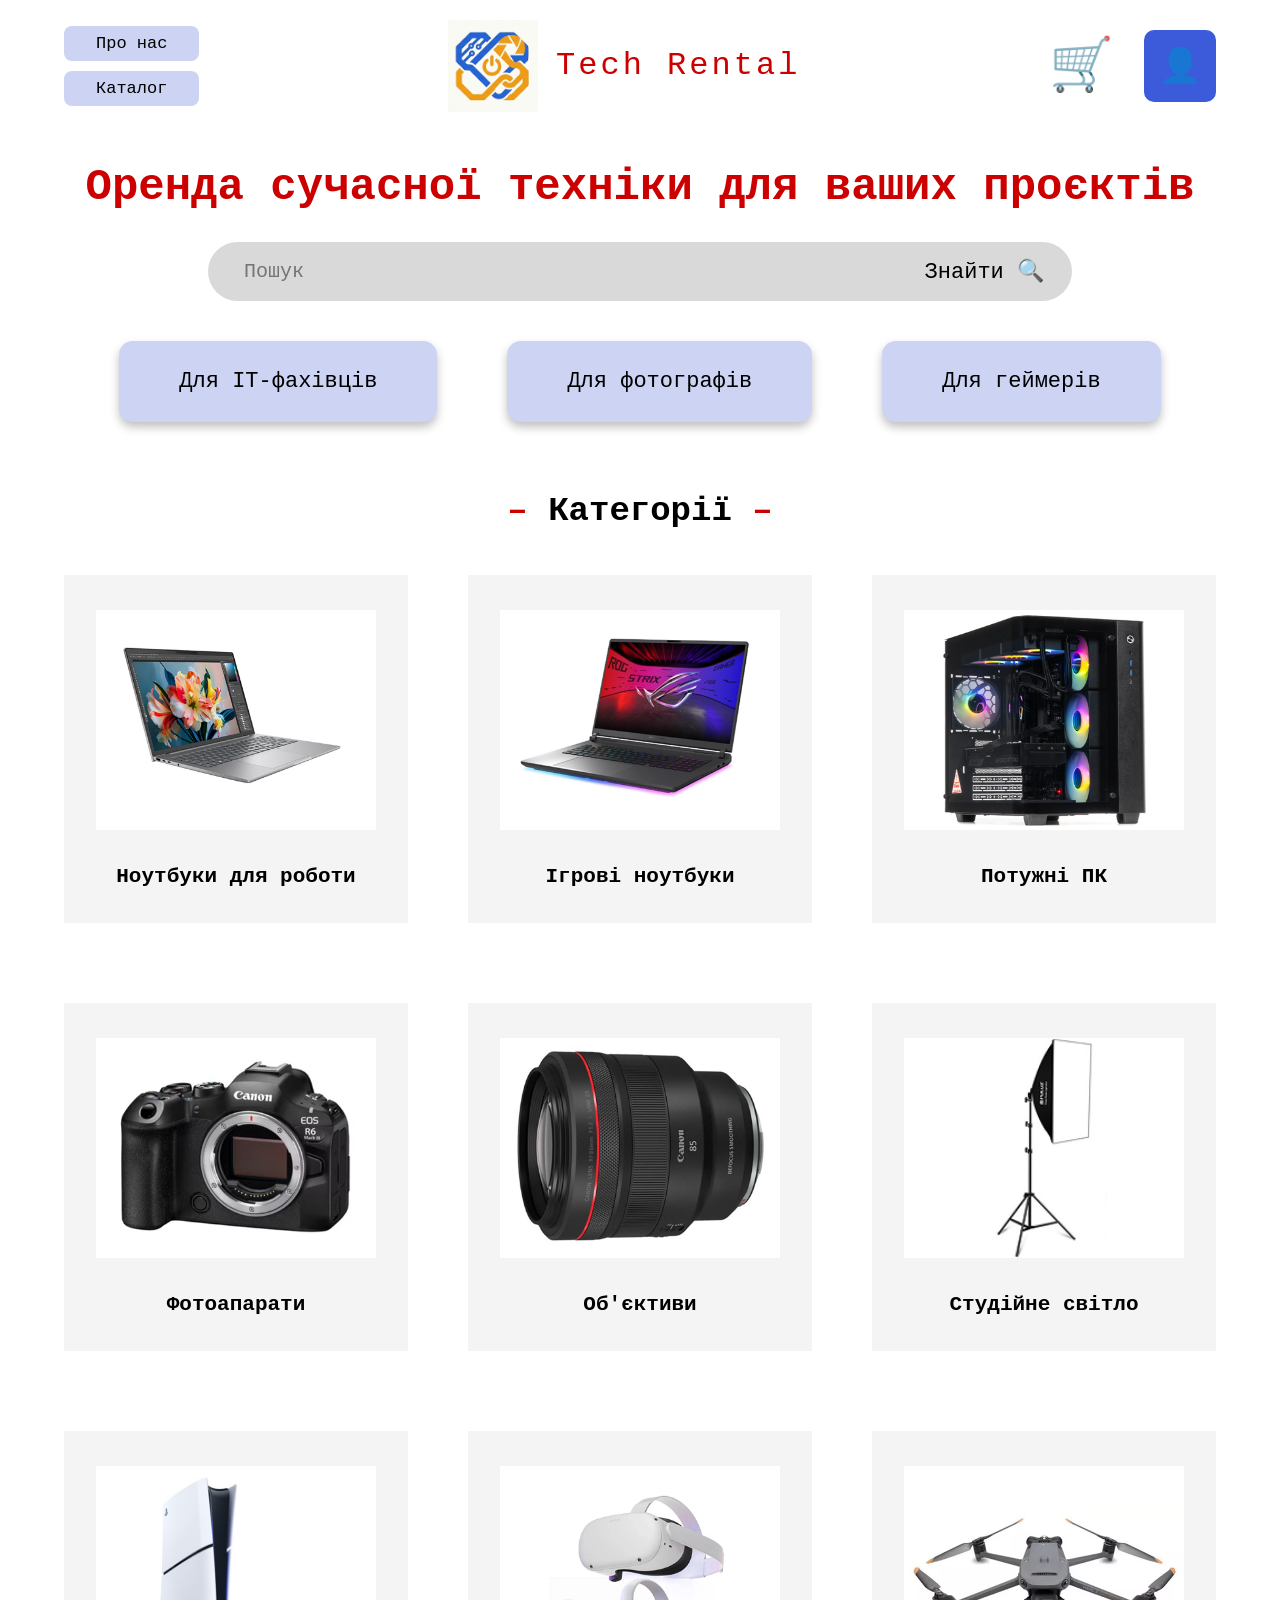
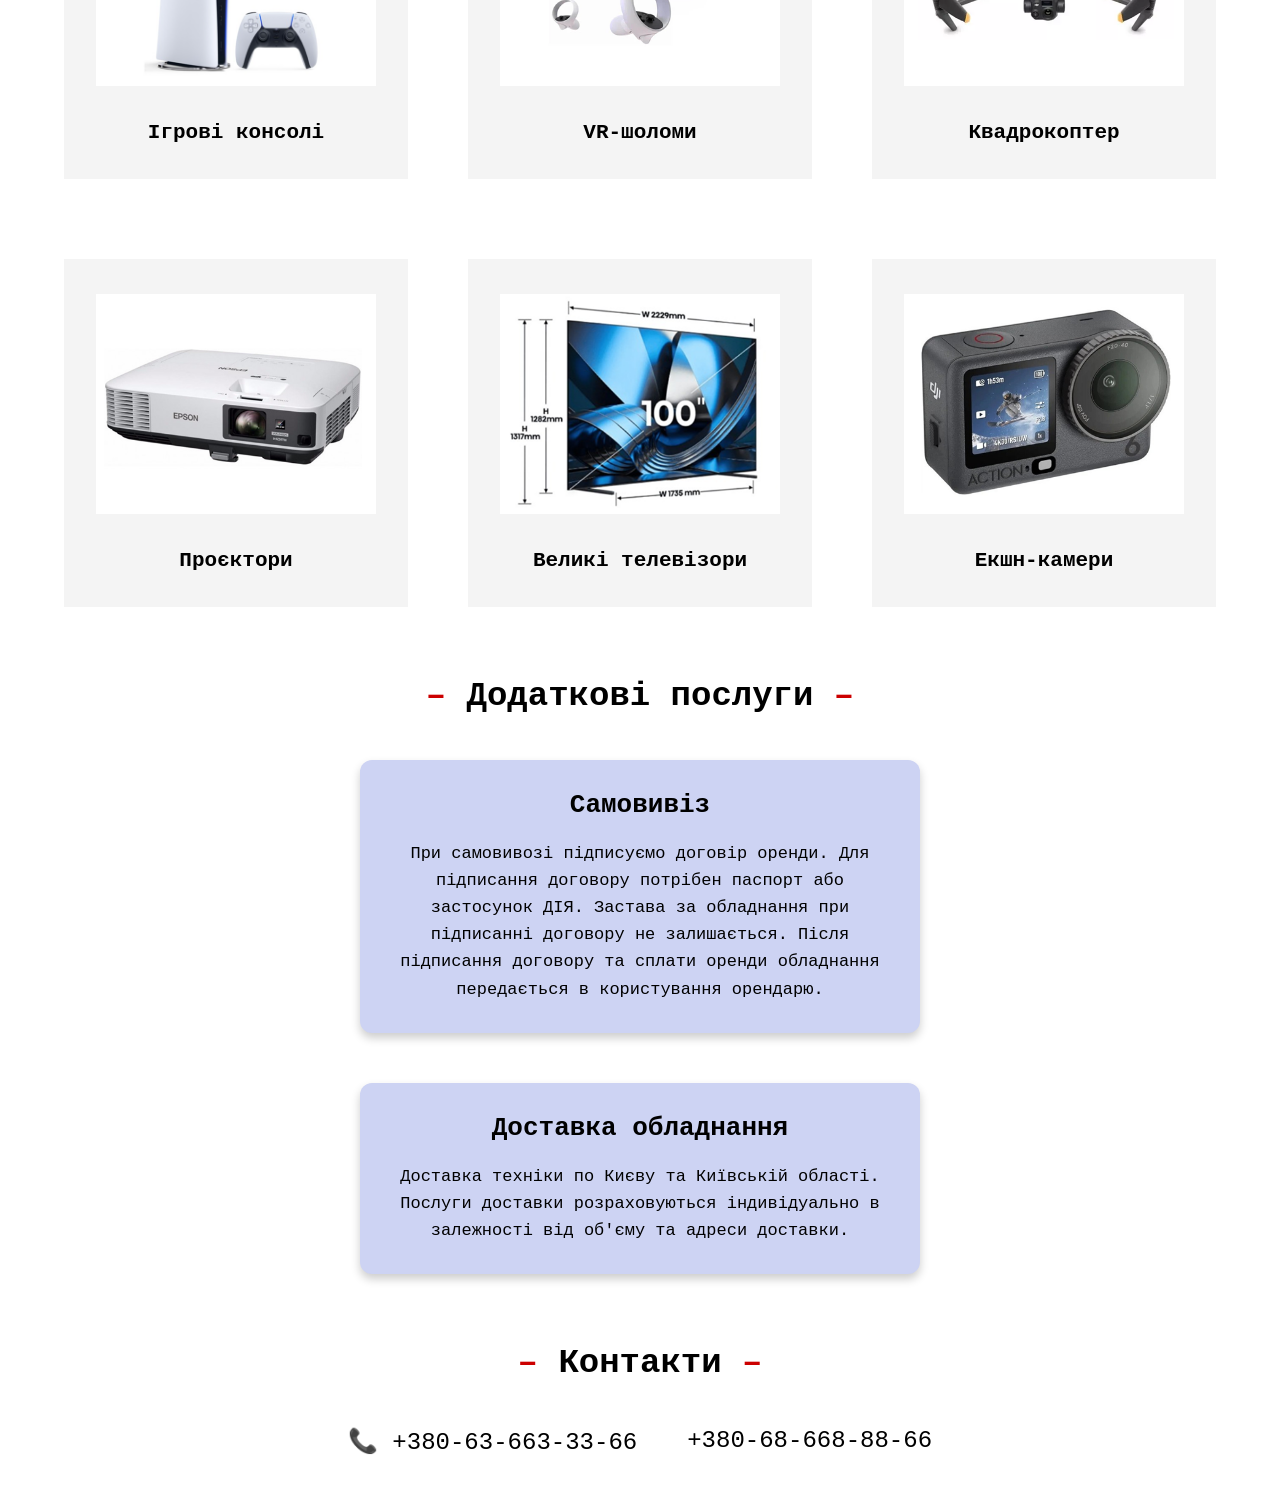
<file: TechRental/index.html>
<!DOCTYPE html>
<html lang="uk">
<head>
  <meta charset="UTF-8">
  <meta name="viewport" content="width=device-width, initial-scale=1.0">
  <title>Tech Rental — оренда техніки</title>
  <link rel="stylesheet" href="style.css">
</head>
<body>

  <header class="header">
    <nav class="header-left">
      <a href="about.html" class="small-btn">Про нас</a>
      <a href="catalog.html" class="small-btn">Каталог</a>
    </nav>

    <div class="logo">
      <img src="images/logo.png" alt="Логотип Tech Rental">
      <span>Tech Rental</span>
    </div>

    <div class="header-right">
      <a href="cart.html" class="cart-btn" title="Кошик">🛒</a>
      <a href="#" class="user-btn" title="Профіль">👤</a>
    </div>
  </header>

  <main>
    <section class="hero" id="about">
      <h1>Оренда сучасної техніки для ваших проєктів</h1>

      <form class="search" onsubmit="return false">
        <input type="text" placeholder="Пошук">
        <button type="submit">Знайти 🔍</button>
      </form>

      <div class="filters">
        <a href="it.html" class="filter-btn">Для IT-фахівців</a>
        <a href="photo.html" class="filter-btn">Для фотографів</a>
        <a href="gamers.html" class="filter-btn">Для геймерів</a>
      </div>
    </section>

    <section id="categories">
      <h2 class="title">Категорії</h2>

      <div class="categories">
        <a href="#" class="card"><img src="images/laptop-work.png" alt="Ноутбуки для роботи"><p>Ноутбуки для роботи</p></a>
        <a href="#" class="card"><img src="images/laptop-gaming.png" alt="Ігрові ноутбуки"><p>Ігрові ноутбуки</p></a>
        <a href="#" class="card"><img src="images/pc.png" alt="Потужні ПК"><p>Потужні ПК</p></a>

        <a href="#" class="card"><img src="images/camera.png" alt="Фотоапарати"><p>Фотоапарати</p></a>
        <a href="#" class="card"><img src="images/lens.png" alt="Об'єктиви"><p>Об'єктиви</p></a>
        <a href="#" class="card"><img src="images/light.png" alt="Студійне світло"><p>Студійне світло</p></a>

        <a href="#" class="card"><img src="images/console.png" alt="Ігрові консолі"><p>Ігрові консолі</p></a>
        <a href="#" class="card"><img src="images/vr.png" alt="VR-шоломи"><p>VR-шоломи</p></a>
        <a href="#" class="card"><img src="images/drone.png" alt="Квадрокоптер"><p>Квадрокоптер</p></a>

        <a href="#" class="card"><img src="images/projector.png" alt="Проєктори"><p>Проєктори</p></a>
        <a href="#" class="card"><img src="images/tv.png" alt="Великі телевізори"><p>Великі телевізори</p></a>
        <a href="#" class="card"><img src="images/action-cam.png" alt="Екшн-камери"><p>Екшн-камери</p></a>
      </div>

    </section>

    <section>
      <h2 class="title">Додаткові послуги</h2>

      <div class="services">
        <div class="service-box">
          <h3>Самовивіз</h3>
          <p>При самовивозі підписуємо договір оренди. Для підписання договору потрібен паспорт або застосунок ДІЯ. Застава за обладнання при підписанні договору не залишається. Після підписання договору та сплати оренди обладнання передається в користування орендарю.</p>
        </div>

        <div class="service-box">
          <h3>Доставка обладнання</h3>
          <p>Доставка техніки по Києву та Київській області. Послуги доставки розраховуються індивідуально в залежності від об'єму та адреси доставки.</p>
        </div>
      </div>
    </section>
  </main>

  <footer>
    <h2 class="title">Контакти</h2>
    <div class="contacts">
      <a href="tel:+380636633366">📞 +380-63-663-33-66</a>
      <a href="tel:+380686688866">+380-68-668-88-66</a>
    </div>
  </footer>

</body>
</html>
</file>
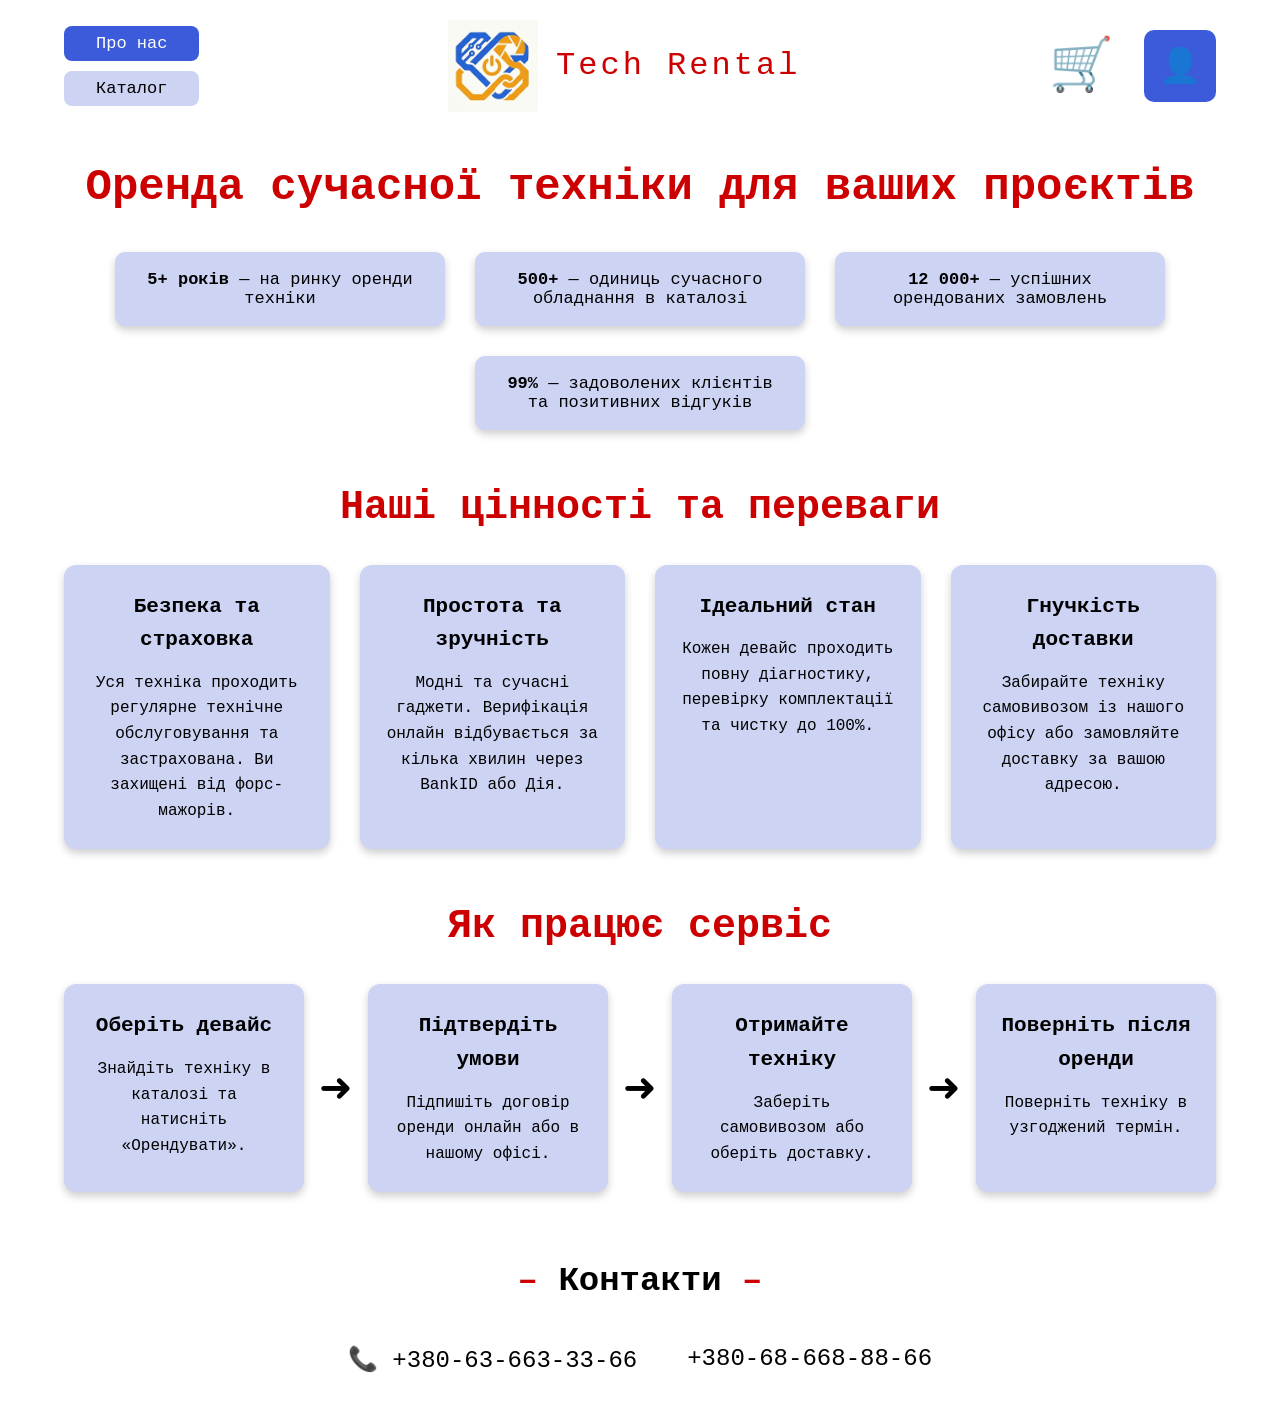
<file: TechRental/about.html>
<!DOCTYPE html>
<html lang="uk">
<head>
  <meta charset="UTF-8">
  <meta name="viewport" content="width=device-width, initial-scale=1.0">
  <title>Tech Rental — Про нас</title>
  <link rel="stylesheet" href="style.css">
</head>
<body>

  <header class="header">
    <nav class="header-left">
      <a href="about.html" class="small-btn current">Про нас</a>
      <a href="catalog.html" class="small-btn">Каталог</a>
    </nav>
    <a href="index.html" class="logo">
      <img src="images/logo.png" alt="Логотип Tech Rental">
      <span>Tech Rental</span>
    </a>
    <div class="header-right">
      <a href="cart.html" class="cart-btn" title="Кошик">🛒</a>
      <a href="#" class="user-btn" title="Профіль">👤</a>
    </div>
  </header>

  <h1 class="main-title">Оренда сучасної техніки для ваших проєктів</h1>

  <main>
    <section class="stats">
      <div class="stat"><b>5+ років</b> — на ринку оренди техніки</div>
      <div class="stat"><b>500+</b> — одиниць сучасного обладнання в каталозі</div>
      <div class="stat"><b>12 000+</b> — успішних орендованих замовлень</div>
      <div class="stat"><b>99%</b> — задоволених клієнтів та позитивних відгуків</div>
    </section>

    <h2 class="red-title">Наші цінності та переваги</h2>
    <section class="values">
      <div class="info-box"><h3>Безпека та страховка</h3><p>Уся техніка проходить регулярне технічне обслуговування та застрахована. Ви захищені від форс-мажорів.</p></div>
      <div class="info-box"><h3>Простота та зручність</h3><p>Модні та сучасні гаджети. Верифікація онлайн відбувається за кілька хвилин через BankID або Дія.</p></div>
      <div class="info-box"><h3>Ідеальний стан</h3><p>Кожен девайс проходить повну діагностику, перевірку комплектації та чистку до 100%.</p></div>
      <div class="info-box"><h3>Гнучкість доставки</h3><p>Забирайте техніку самовивозом із нашого офісу або замовляйте доставку за вашою адресою.</p></div>
    </section>

    <h2 class="red-title">Як працює сервіс</h2>
    <section class="steps">
      <div class="info-box"><h3>Оберіть девайс</h3><p>Знайдіть техніку в каталозі та натисніть «Орендувати».</p></div>
      <div class="arrow">➜</div>
      <div class="info-box"><h3>Підтвердіть умови</h3><p>Підпишіть договір оренди онлайн або в нашому офісі.</p></div>
      <div class="arrow">➜</div>
      <div class="info-box"><h3>Отримайте техніку</h3><p>Заберіть самовивозом або оберіть доставку.</p></div>
      <div class="arrow">➜</div>
      <div class="info-box"><h3>Поверніть після оренди</h3><p>Поверніть техніку в узгоджений термін.</p></div>
    </section>
  </main>

  <footer>
    <h2 class="title">Контакти</h2>
    <div class="contacts">
      <a href="tel:+380636633366">📞 +380-63-663-33-66</a>
      <a href="tel:+380686688866">+380-68-668-88-66</a>
    </div>
  </footer>

</body>
</html>
</file>
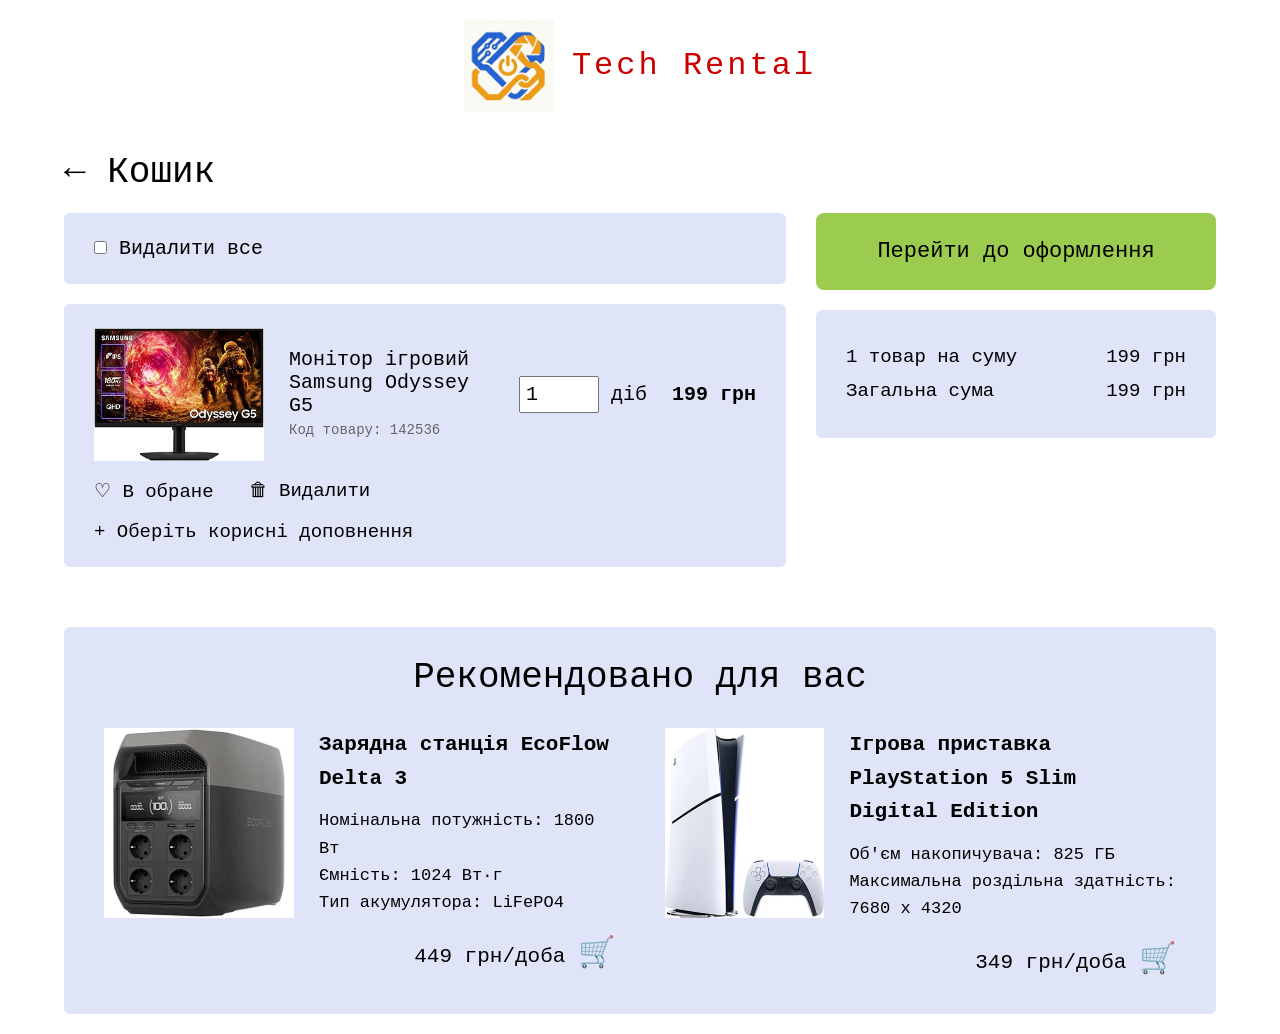
<file: TechRental/cart.html>
<!DOCTYPE html>
<html lang="uk">
<head>
  <meta charset="UTF-8">
  <meta name="viewport" content="width=device-width, initial-scale=1.0">
  <title>Tech Rental — Кошик</title>
  <link rel="stylesheet" href="style.css">
</head>
<body>

  <header class="cart-header">
    <a href="index.html" class="logo">
      <img src="images/logo.png" alt="Логотип Tech Rental">
      <span>Tech Rental</span>
    </a>
  </header>

  <main>
    <a href="catalog.html" class="back">← Кошик</a>

    <div class="cart-layout">

     
      <section class="cart-main">
        <div class="panel"><label><input type="checkbox"> Видалити все</label></div>

        <div class="panel">
          <div class="cart-item">
            <img src="images/cart-monitor.png" alt="Монітор Samsung Odyssey G5">
            <div class="item-info">
              <p>Монітор ігровий Samsung Odyssey G5</p>
              <small>Код товару: 142536</small>
            </div>
            <label class="qty"><input type="number" value="1" min="1"> діб</label>
            <b>199 грн</b>
          </div>
          <div class="item-actions">
            <a href="#">♡ В обране</a>
            <a href="#">🗑 Видалити</a>
          </div>
          <div class="item-actions"><a href="catalog.html">+ Оберіть корисні доповнення</a></div>
        </div>
      </section>

    
      <aside class="summary">
        <a href="#" class="green-btn wide">Перейти до оформлення</a>
        <div class="panel">
          <p class="sum-row"><span>1 товар на суму</span><span>199 грн</span></p>
          <p class="sum-row"><span>Загальна сума</span><span>199 грн</span></p>
        </div>
      </aside>
    </div>


    <section class="panel recommend">
      <h2>Рекомендовано для вас</h2>
      <div class="rec-grid">
        <div class="rec-item">
          <img src="images/cart-station.png" alt="EcoFlow Delta 3">
          <div>
            <h3>Зарядна станція EcoFlow Delta 3</h3>
            <p>Номінальна потужність: 1800 Вт<br>Ємність: 1024 Вт·г<br>Тип акумулятора: LiFePO4</p>
            <p class="rec-price">449 грн/доба <a href="cart.html">🛒</a></p>
          </div>
        </div>
        <div class="rec-item">
          <img src="images/cart-ps5.png" alt="PlayStation 5 Slim">
          <div>
            <h3>Ігрова приставка PlayStation 5 Slim Digital Edition</h3>
            <p>Об'єм накопичувача: 825 ГБ<br>Максимальна роздільна здатність: 7680 x 4320</p>
            <p class="rec-price">349 грн/доба <a href="cart.html">🛒</a></p>
          </div>
        </div>
      </div>
    </section>
  </main>

</body>
</html>
</file>
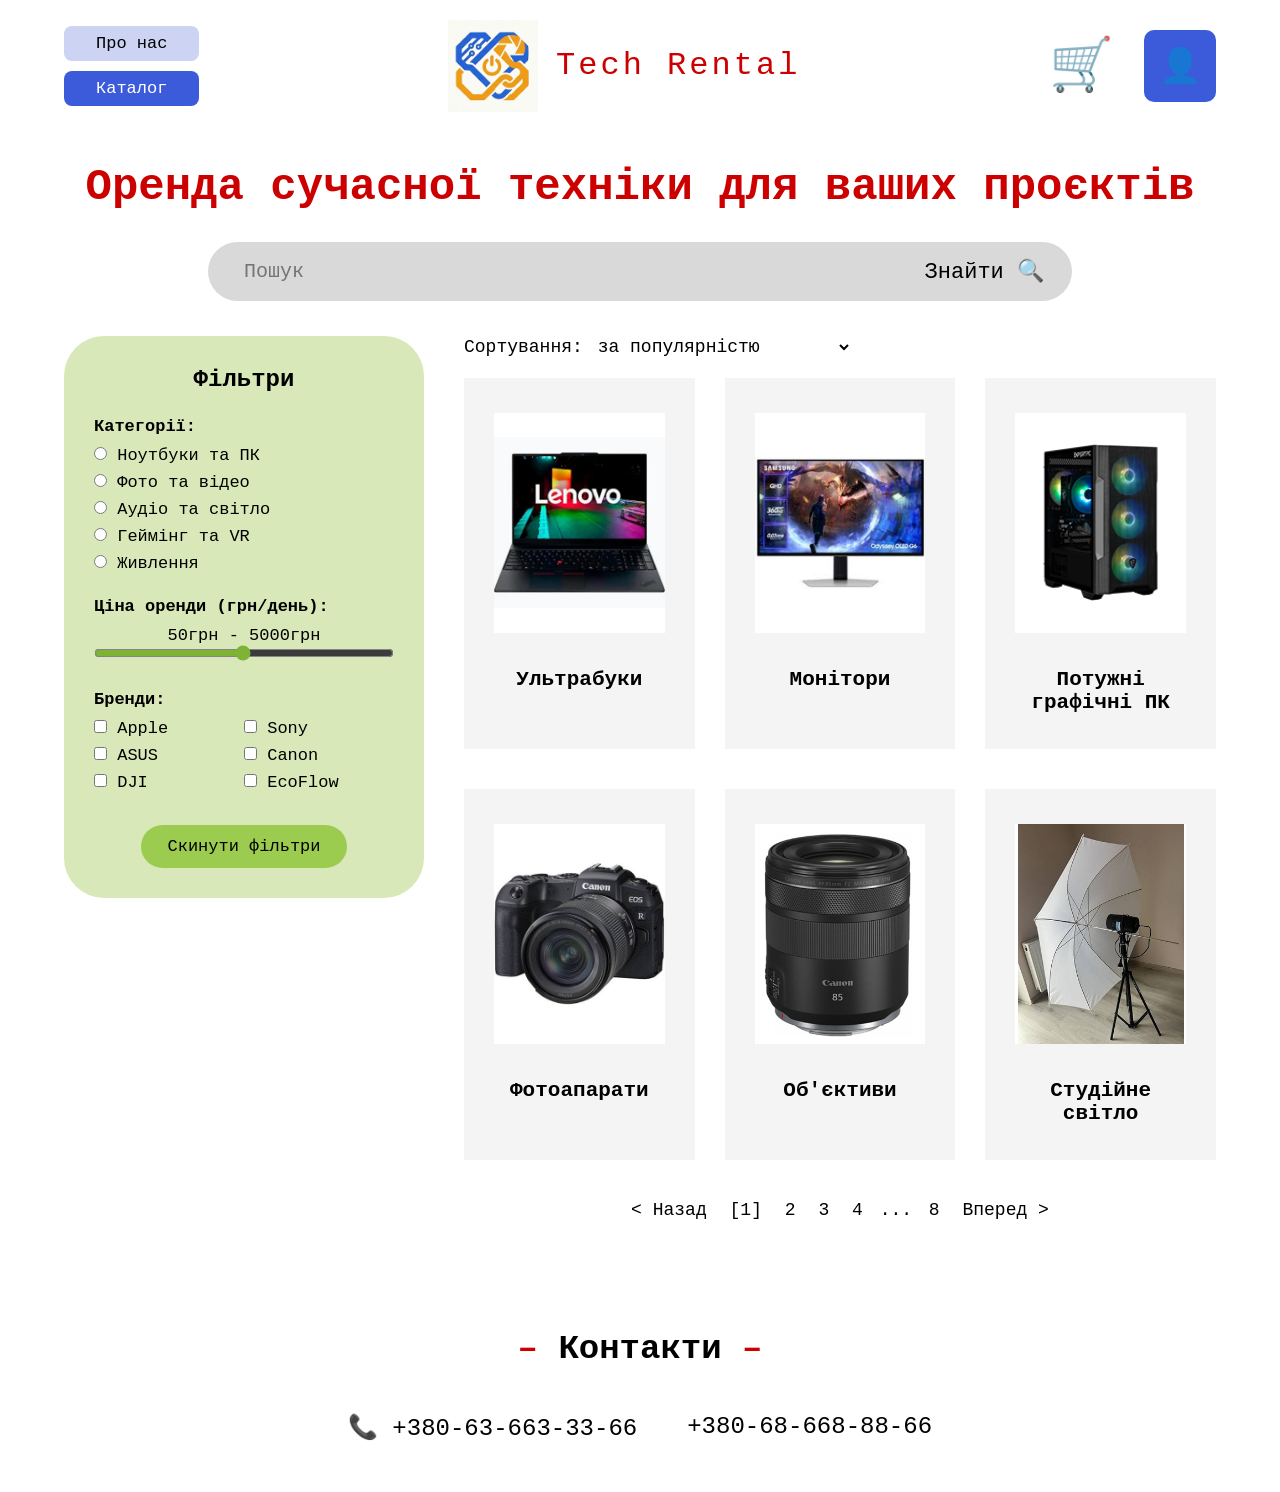
<file: TechRental/catalog.html>
<!DOCTYPE html>
<html lang="uk">
<head>
  <meta charset="UTF-8">
  <meta name="viewport" content="width=device-width, initial-scale=1.0">
  <title>Tech Rental — Каталог</title>
  <link rel="stylesheet" href="style.css">
</head>
<body>

  <header class="header">
    <nav class="header-left">
      <a href="about.html" class="small-btn">Про нас</a>
      <a href="catalog.html" class="small-btn current">Каталог</a>
    </nav>
    <a href="index.html" class="logo">
      <img src="images/logo.png" alt="Логотип Tech Rental">
      <span>Tech Rental</span>
    </a>
    <div class="header-right">
      <a href="cart.html" class="cart-btn" title="Кошик">🛒</a>
      <a href="#" class="user-btn" title="Профіль">👤</a>
    </div>
  </header>

  <h1 class="main-title">Оренда сучасної техніки для ваших проєктів</h1>

  <main>
    <form class="search" onsubmit="return false">
      <input type="text" placeholder="Пошук">
      <button type="submit">Знайти 🔍</button>
    </form>

    <div class="catalog">

     
      <form class="filters-box">
        <h3>Фільтри</h3>
        <h4>Категорії:</h4>
        <label><input type="radio" name="cat"> Ноутбуки та ПК</label>
        <label><input type="radio" name="cat"> Фото та відео</label>
        <label><input type="radio" name="cat"> Аудіо та світло</label>
        <label><input type="radio" name="cat"> Геймінг та VR</label>
        <label><input type="radio" name="cat"> Живлення</label>
        <h4>Ціна оренди (грн/день):</h4>
        <p class="price-text">50грн - 5000грн</p>
        <input type="range" min="50" max="5000" value="2500">
        <h4>Бренди:</h4>
        <div class="brands">
          <label><input type="checkbox"> Apple</label>
          <label><input type="checkbox"> Sony</label>
          <label><input type="checkbox"> ASUS</label>
          <label><input type="checkbox"> Canon</label>
          <label><input type="checkbox"> DJI</label>
          <label><input type="checkbox"> EcoFlow</label>
        </div>
        <div class="center"><input type="reset" class="green-btn" value="Скинути фільтри"></div>
      </form>

     
      <section class="products">
        <label class="sort">Сортування:
          <select>
            <option>за популярністю</option>
            <option>від дешевих до дорогих</option>
            <option>від дорогих до дешевих</option>
          </select>
        </label>

        <div class="categories">
          <a href="cart.html" class="card"><img src="images/it-ultrabook.png" alt="Ультрабуки"><p>Ультрабуки</p></a>
          <a href="cart.html" class="card"><img src="images/it-monitor.png" alt="Монітори"><p>Монітори</p></a>
          <a href="cart.html" class="card"><img src="images/it-pc.png" alt="Потужні графічні ПК"><p>Потужні графічні ПК</p></a>
          <a href="cart.html" class="card"><img src="images/ph-camera.png" alt="Фотоапарати"><p>Фотоапарати</p></a>
          <a href="cart.html" class="card"><img src="images/ph-lens.png" alt="Об'єктиви"><p>Об'єктиви</p></a>
          <a href="cart.html" class="card"><img src="images/ph-light.png" alt="Студійне світло"><p>Студійне світло</p></a>
        </div>

        <p class="pagination">
          <a href="#">&lt; Назад</a> <a href="#">[1]</a> <a href="#">2</a> <a href="#">3</a> <a href="#">4</a> ... <a href="#">8</a> <a href="#">Вперед &gt;</a>
        </p>
      </section>
    </div>
  </main>

  <footer>
    <h2 class="title">Контакти</h2>
    <div class="contacts">
      <a href="tel:+380636633366">📞 +380-63-663-33-66</a>
      <a href="tel:+380686688866">+380-68-668-88-66</a>
    </div>
  </footer>

</body>
</html>
</file>
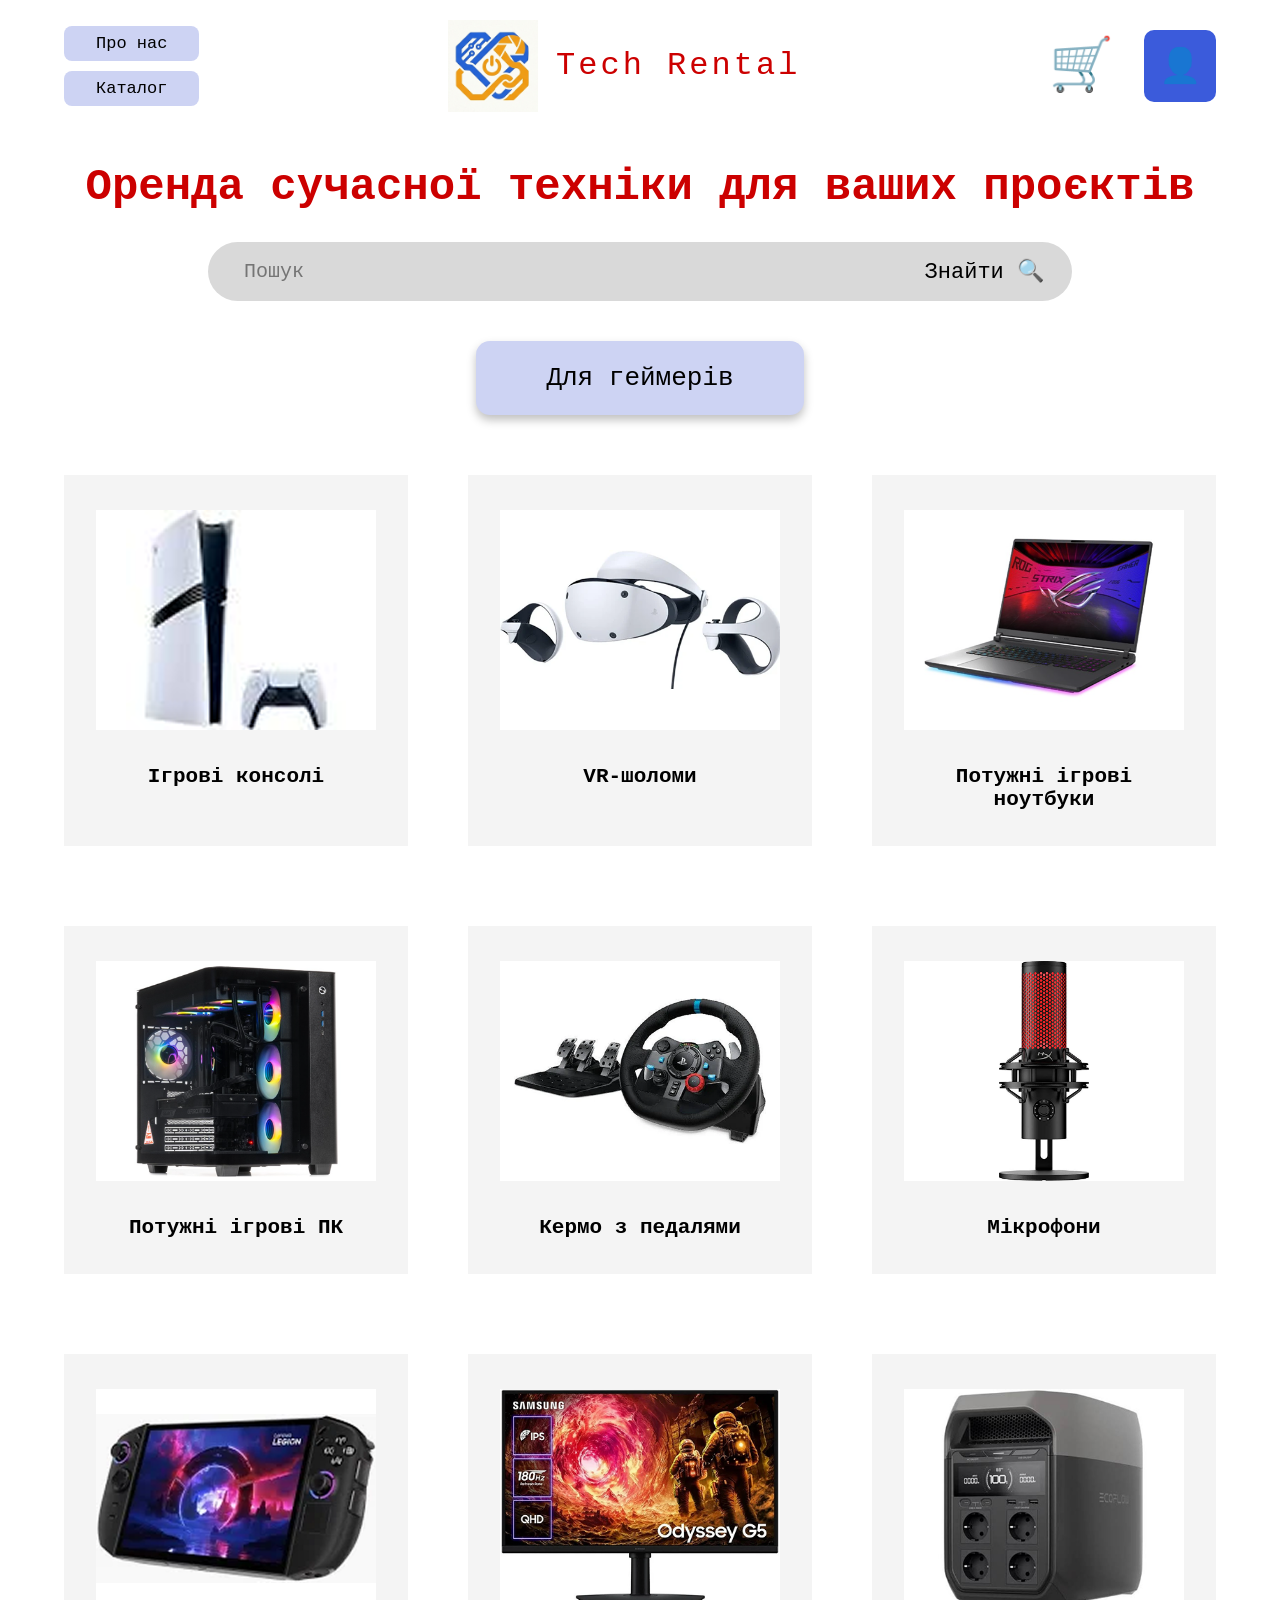
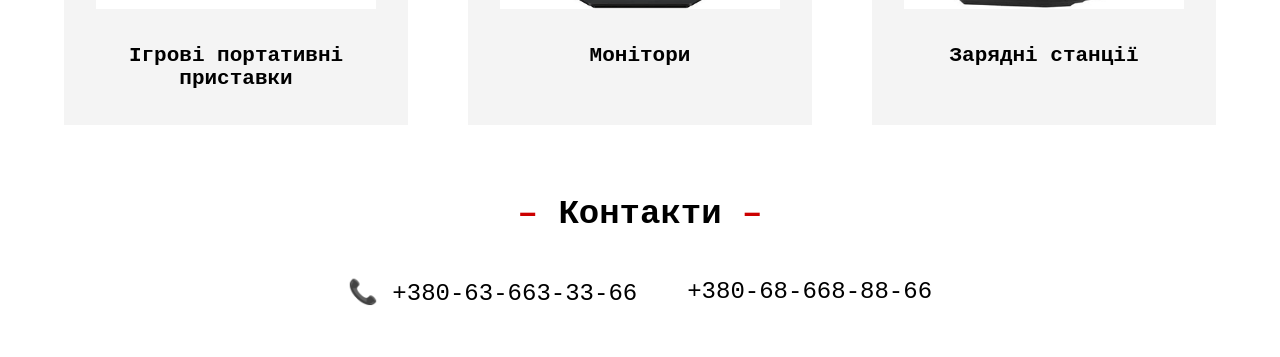
<file: TechRental/gamers.html>
<!DOCTYPE html>
<html lang="uk">
<head>
  <meta charset="UTF-8">
  <meta name="viewport" content="width=device-width, initial-scale=1.0">
  <title>Tech Rental — Для геймерів</title>
  <link rel="stylesheet" href="style.css">
</head>
<body>

  <header class="header">
    <nav class="header-left">
      <a href="about.html" class="small-btn">Про нас</a>
      <a href="catalog.html" class="small-btn">Каталог</a>
    </nav>
    <a href="index.html" class="logo">
      <img src="images/logo.png" alt="Логотип Tech Rental">
      <span>Tech Rental</span>
    </a>
    <div class="header-right">
      <a href="cart.html" class="cart-btn" title="Кошик">🛒</a>
      <a href="#" class="user-btn" title="Профіль">👤</a>
    </div>
  </header>

  <main>
    <section class="hero">
      <h1>Оренда сучасної техніки для ваших проєктів</h1>
      <form class="search" onsubmit="return false">
        <input type="text" placeholder="Пошук">
        <button type="submit">Знайти 🔍</button>
      </form>
      <div class="filters">
        <a href="gamers.html" class="filter-btn page-btn">Для геймерів</a>
      </div>
    </section>

    <section>
      <div class="categories page-categories">
        <a href="catalog.html" class="card"><img src="images/gm-console.png" alt="Ігрові консолі"><p>Ігрові консолі</p></a>
        <a href="catalog.html" class="card"><img src="images/gm-vr.png" alt="VR-шоломи"><p>VR-шоломи</p></a>
        <a href="catalog.html" class="card"><img src="images/gm-laptop.png" alt="Потужні ігрові ноутбуки"><p>Потужні ігрові ноутбуки</p></a>
        <a href="catalog.html" class="card"><img src="images/gm-pc.png" alt="Потужні ігрові ПК"><p>Потужні ігрові ПК</p></a>
        <a href="catalog.html" class="card"><img src="images/gm-wheel.png" alt="Кермо з педалями"><p>Кермо з педалями</p></a>
        <a href="catalog.html" class="card"><img src="images/gm-mic.png" alt="Мікрофони"><p>Мікрофони</p></a>
        <a href="catalog.html" class="card"><img src="images/gm-handheld.png" alt="Ігрові портативні приставки"><p>Ігрові портативні приставки</p></a>
        <a href="catalog.html" class="card"><img src="images/gm-monitor.png" alt="Монітори"><p>Монітори</p></a>
        <a href="catalog.html" class="card"><img src="images/gm-station.png" alt="Зарядні станції"><p>Зарядні станції</p></a>
      </div>
    </section>
  </main>

  <footer>
    <h2 class="title">Контакти</h2>
    <div class="contacts">
      <a href="tel:+380636633366">📞 +380-63-663-33-66</a>
      <a href="tel:+380686688866">+380-68-668-88-66</a>
    </div>
  </footer>

</body>
</html>
</file>
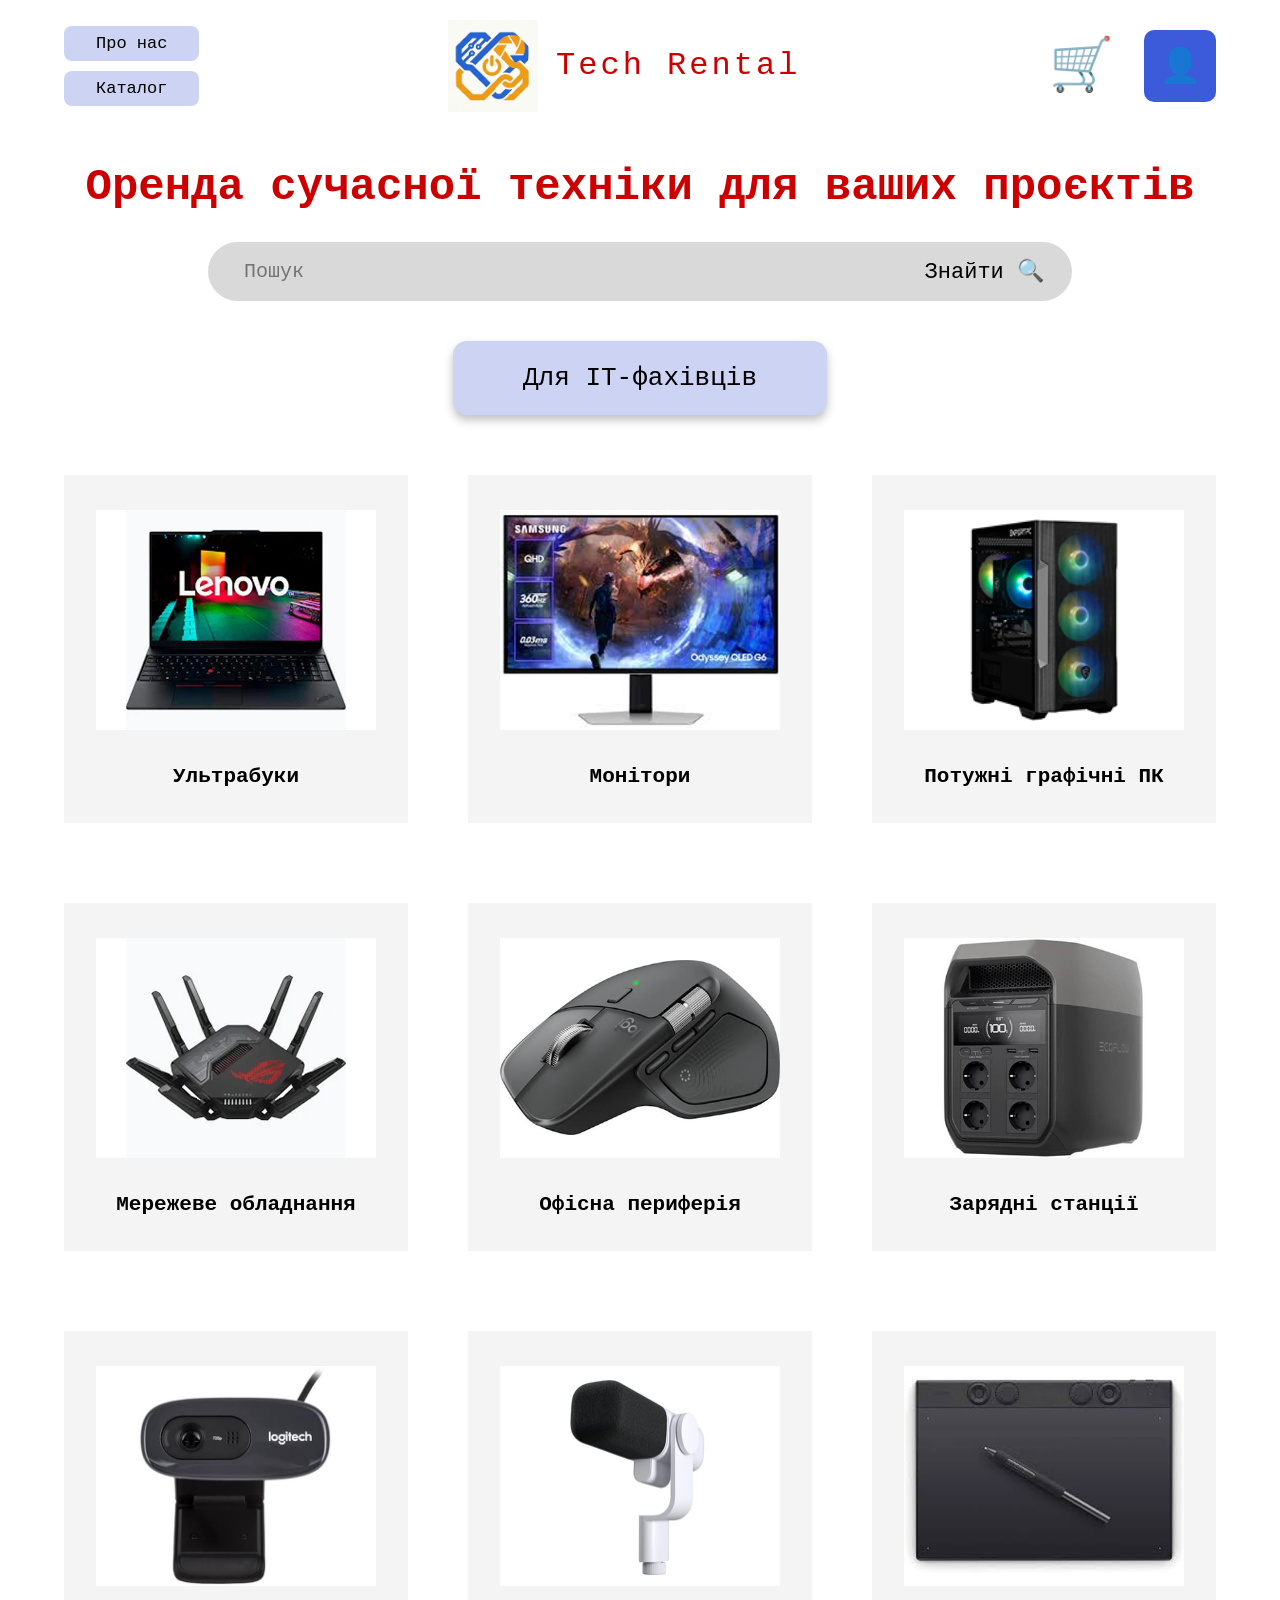
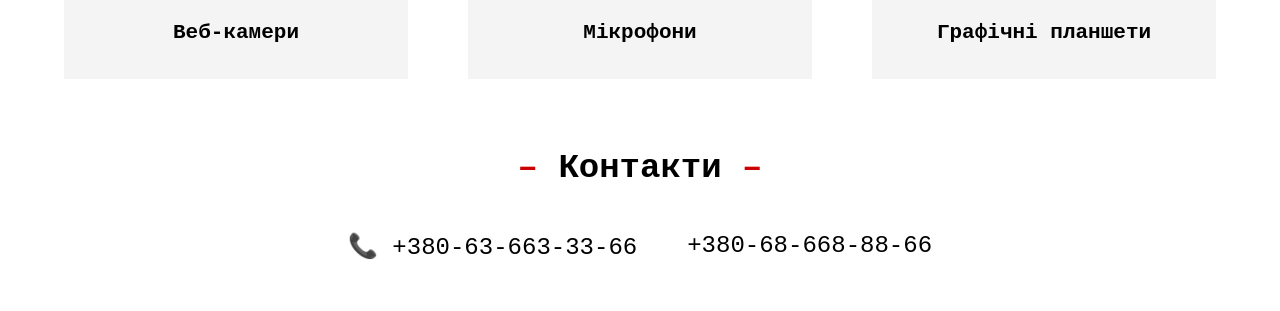
<file: TechRental/it.html>
<!DOCTYPE html>
<html lang="uk">
<head>
  <meta charset="UTF-8">
  <meta name="viewport" content="width=device-width, initial-scale=1.0">
  <title>Tech Rental — Для IT-фахівців</title>
  <link rel="stylesheet" href="style.css">
</head>
<body>

  <header class="header">
    <nav class="header-left">
      <a href="about.html" class="small-btn">Про нас</a>
      <a href="catalog.html" class="small-btn">Каталог</a>
    </nav>
    <a href="index.html" class="logo">
      <img src="images/logo.png" alt="Логотип Tech Rental">
      <span>Tech Rental</span>
    </a>
    <div class="header-right">
      <a href="cart.html" class="cart-btn" title="Кошик">🛒</a>
      <a href="#" class="user-btn" title="Профіль">👤</a>
    </div>
  </header>

  <main>
    <section class="hero">
      <h1>Оренда сучасної техніки для ваших проєктів</h1>
      <form class="search" onsubmit="return false">
        <input type="text" placeholder="Пошук">
        <button type="submit">Знайти 🔍</button>
      </form>
      <div class="filters">
        <a href="it.html" class="filter-btn page-btn">Для IT-фахівців</a>
      </div>
    </section>

    <section>
      <div class="categories page-categories">
        <a href="catalog.html" class="card"><img src="images/it-ultrabook.png" alt="Ультрабуки"><p>Ультрабуки</p></a>
        <a href="catalog.html" class="card"><img src="images/it-monitor.png" alt="Монітори"><p>Монітори</p></a>
        <a href="catalog.html" class="card"><img src="images/it-pc.png" alt="Потужні графічні ПК"><p>Потужні графічні ПК</p></a>
        <a href="catalog.html" class="card"><img src="images/it-router.png" alt="Мережеве обладнання"><p>Мережеве обладнання</p></a>
        <a href="catalog.html" class="card"><img src="images/it-mouse.png" alt="Офісна периферія"><p>Офісна периферія</p></a>
        <a href="catalog.html" class="card"><img src="images/it-station.png" alt="Зарядні станції"><p>Зарядні станції</p></a>
        <a href="catalog.html" class="card"><img src="images/it-webcam.png" alt="Веб-камери"><p>Веб-камери</p></a>
        <a href="catalog.html" class="card"><img src="images/it-mic.png" alt="Мікрофони"><p>Мікрофони</p></a>
        <a href="catalog.html" class="card"><img src="images/it-tablet.png" alt="Графічні планшети"><p>Графічні планшети</p></a>
      </div>
    </section>
  </main>

  <footer>
    <h2 class="title">Контакти</h2>
    <div class="contacts">
      <a href="tel:+380636633366">📞 +380-63-663-33-66</a>
      <a href="tel:+380686688866">+380-68-668-88-66</a>
    </div>
  </footer>

</body>
</html>
</file>
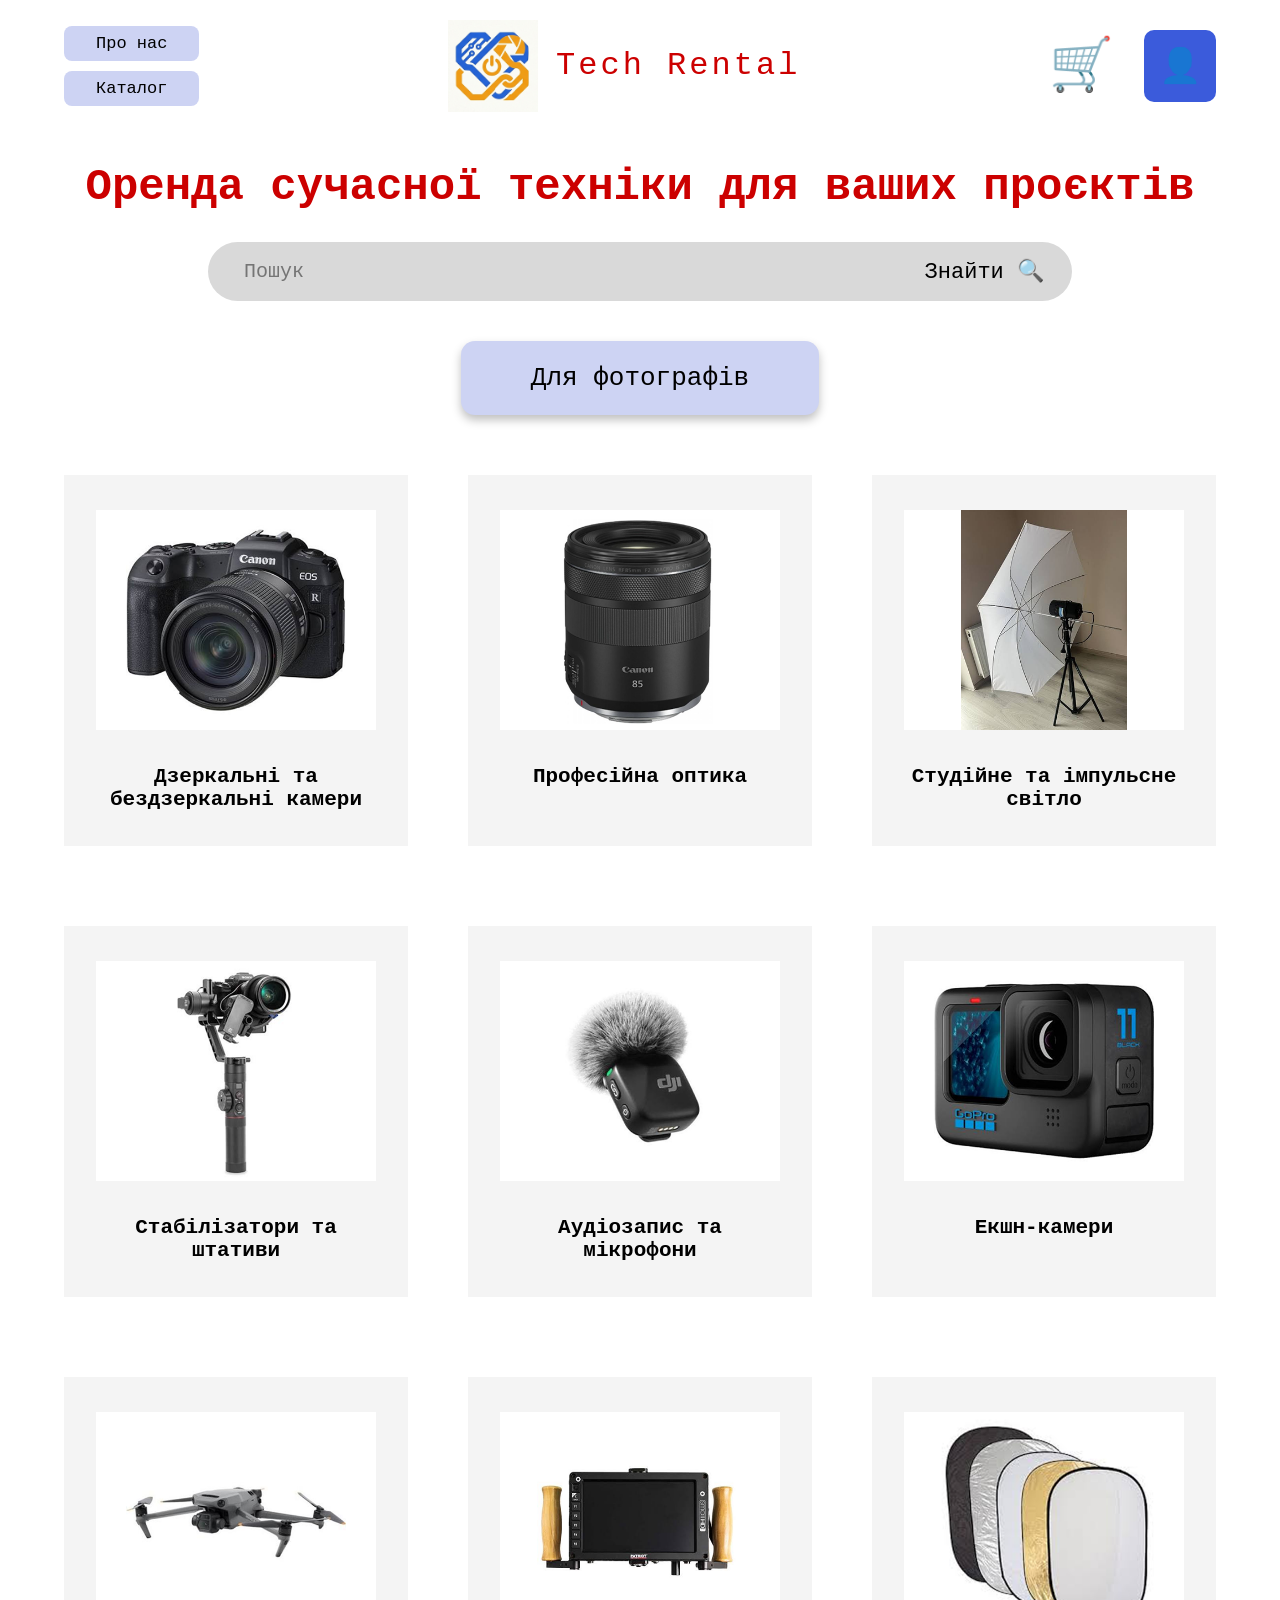
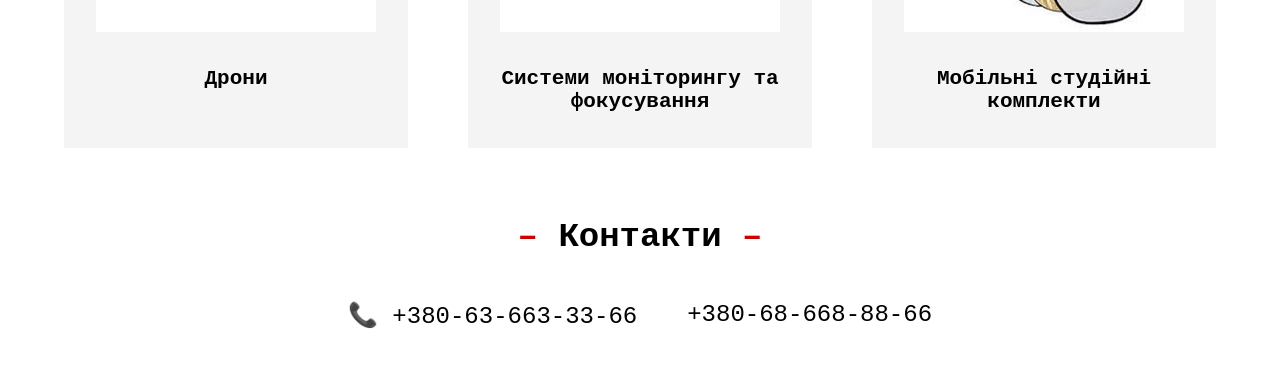
<file: TechRental/photo.html>
<!DOCTYPE html>
<html lang="uk">
<head>
  <meta charset="UTF-8">
  <meta name="viewport" content="width=device-width, initial-scale=1.0">
  <title>Tech Rental — Для фотографів</title>
  <link rel="stylesheet" href="style.css">
</head>
<body>

  <header class="header">
    <nav class="header-left">
      <a href="about.html" class="small-btn">Про нас</a>
      <a href="catalog.html" class="small-btn">Каталог</a>
    </nav>
    <a href="index.html" class="logo">
      <img src="images/logo.png" alt="Логотип Tech Rental">
      <span>Tech Rental</span>
    </a>
    <div class="header-right">
      <a href="cart.html" class="cart-btn" title="Кошик">🛒</a>
      <a href="#" class="user-btn" title="Профіль">👤</a>
    </div>
  </header>

  <main>
    <section class="hero">
      <h1>Оренда сучасної техніки для ваших проєктів</h1>
      <form class="search" onsubmit="return false">
        <input type="text" placeholder="Пошук">
        <button type="submit">Знайти 🔍</button>
      </form>
      <div class="filters">
        <a href="photo.html" class="filter-btn page-btn">Для фотографів</a>
      </div>
    </section>

    <section>
      <div class="categories page-categories">
        <a href="catalog.html" class="card"><img src="images/ph-camera.png" alt="Дзеркальні та бездзеркальні камери"><p>Дзеркальні та бездзеркальні камери</p></a>
        <a href="catalog.html" class="card"><img src="images/ph-lens.png" alt="Професійна оптика"><p>Професійна оптика</p></a>
        <a href="catalog.html" class="card"><img src="images/ph-light.png" alt="Студійне та імпульсне світло"><p>Студійне та імпульсне світло</p></a>
        <a href="catalog.html" class="card"><img src="images/ph-gimbal.png" alt="Стабілізатори та штативи"><p>Стабілізатори та штативи</p></a>
        <a href="catalog.html" class="card"><img src="images/ph-mic.png" alt="Аудіозапис та мікрофони"><p>Аудіозапис та мікрофони</p></a>
        <a href="catalog.html" class="card"><img src="images/ph-action.png" alt="Екшн-камери"><p>Екшн-камери</p></a>
        <a href="catalog.html" class="card"><img src="images/ph-drone.png" alt="Дрони"><p>Дрони</p></a>
        <a href="catalog.html" class="card"><img src="images/ph-monitor.png" alt="Системи моніторингу та фокусування"><p>Системи моніторингу та фокусування</p></a>
        <a href="catalog.html" class="card"><img src="images/ph-kit.png" alt="Мобільні студійні комплекти"><p>Мобільні студійні комплекти</p></a>
      </div>
    </section>
  </main>

  <footer>
    <h2 class="title">Контакти</h2>
    <div class="contacts">
      <a href="tel:+380636633366">📞 +380-63-663-33-66</a>
      <a href="tel:+380686688866">+380-68-668-88-66</a>
    </div>
  </footer>

</body>
</html>
</file>
<file: TechRental/style.css>
* { margin: 0; padding: 0; box-sizing: border-box; }

body {
  font-family: "Courier New", monospace;
  background: #ffffff;
  color: #000;
  padding: 0 5%;            
}

a { text-decoration: none; color: inherit; }

.title { text-align: center; font-size: 34px; margin: 70px 0 45px; }
.title::before { content: "– "; color: #c00; }
.title::after  { content: " –"; color: #c00; }

.main-title, .hero h1 { color: #c00; text-align: center; font-size: 44px; margin: 30px 0; }
.center { text-align: center; }

.header { display: flex; justify-content: space-between; align-items: center; padding: 20px 0; }
.header-left { display: flex; flex-direction: column; gap: 10px; }

.small-btn {
  background: #cdd3f3; padding: 8px 32px; border-radius: 8px;
  font-size: 17px; text-align: center; transition: 0.2s;
}
.small-btn:hover { background: #aab4ee; }
.small-btn.current { background: #3b5bdb; color: white; }   

.logo { display: flex; align-items: center; gap: 18px; }
.logo img { width: 90px; }
.logo span { color: #c00; font-size: 32px; letter-spacing: 3px; }

.header-right { display: flex; align-items: center; gap: 30px; }
.cart-btn { font-size: 52px; transition: 0.2s; }
.cart-btn:hover { transform: scale(1.2); }
.user-btn {
  display: flex; align-items: center; justify-content: center;
  background: #3b5bdb; color: white; font-size: 34px;
  width: 72px; height: 72px; border-radius: 10px; transition: 0.2s;
}
.user-btn:hover { background: #2845b8; }

.search {
  display: flex; justify-content: space-between; align-items: center;
  background: #d9d9d9; border-radius: 30px; padding: 10px 28px;
  width: 75%; margin: 0 auto;
}
.search input {
  flex: 1; background: none; border: none; outline: none;
  font-family: inherit; font-size: 20px; padding: 8px;
}
.search button { background: none; border: none; font-family: inherit; font-size: 22px; cursor: pointer; }
.search button:hover { color: #3b5bdb; }

.filters { display: flex; justify-content: center; flex-wrap: wrap; gap: 70px; margin-top: 40px; }
.filter-btn {
  display: inline-block; background: #cdd3f3; border: none; border-radius: 14px;
  padding: 28px 60px; font-family: inherit; font-size: 22px; cursor: pointer;
  box-shadow: 0 5px 10px rgba(0, 0, 0, 0.25); transition: 0.2s;
}
.filter-btn:hover { background: #aab4ee; transform: translateY(-4px); }
.filter-btn:active { transform: translateY(0); box-shadow: 0 1px 3px rgba(0, 0, 0, 0.3); }
.filter-btn:focus { background: #3b5bdb; color: white; outline: none; }
.page-btn { font-size: 26px; padding: 22px 70px; }

.categories {
  display: grid; grid-template-columns: repeat(3, 1fr);
  gap: 80px 60px; max-width: 1300px; margin: 0 auto;
}
.page-categories { margin-top: 60px; margin-bottom: 20px; }
.card { background: #f4f4f4; padding: 35px 30px; text-align: center; transition: 0.2s; }
.card img { width: 100%; max-width: 280px; height: 220px; object-fit: contain; background: white; }
.card p { margin-top: 30px; font-size: 21px; font-weight: bold; }
.card:hover { background: #e4e8fa; transform: translateY(-6px); box-shadow: 0 8px 16px rgba(0, 0, 0, 0.2); }

.services { display: flex; justify-content: center; flex-wrap: wrap; gap: 50px; }
.service-box {
  background: #cdd3f3; border-radius: 12px; padding: 30px; width: 560px;
  text-align: center; box-shadow: 0 5px 10px rgba(0, 0, 0, 0.2); transition: 0.2s;
}
.service-box:hover { transform: translateY(-5px); }
.service-box h3 { font-size: 26px; margin-bottom: 20px; }
.service-box p { font-size: 17px; line-height: 1.6; }

footer { padding-bottom: 50px; }
.contacts { display: flex; justify-content: center; flex-wrap: wrap; gap: 50px; font-size: 24px; }
.contacts a:hover { color: #3b5bdb; text-decoration: underline; }

.green-btn {
  display: inline-block; background: #9ccc4f; border: none; border-radius: 24px;
  padding: 12px 26px; font-family: inherit; font-size: 17px; cursor: pointer; transition: 0.2s;
}
.green-btn:hover { background: #7fb335; }

.stats { display: flex; flex-wrap: wrap; justify-content: center; gap: 30px; margin: 40px 0; }
.stat {
  background: #cdd3f3; border-radius: 10px; padding: 18px 26px; font-size: 17px;
  text-align: center; max-width: 330px; box-shadow: 0 4px 8px rgba(0, 0, 0, 0.2);
}
.red-title { color: #c00; text-align: center; font-size: 40px; margin: 55px 0 35px; }
.values { display: grid; grid-template-columns: repeat(4, 1fr); gap: 30px; }
.info-box {
  background: #cdd3f3; border-radius: 12px; padding: 25px; text-align: center;
  font-size: 16px; line-height: 1.6; box-shadow: 0 4px 8px rgba(0, 0, 0, 0.2);
}
.info-box h3 { font-size: 21px; margin-bottom: 14px; }
.steps { display: flex; align-items: stretch; gap: 15px; margin-bottom: 50px; }
.steps .info-box { flex: 1; }
.arrow { align-self: center; font-size: 40px; }

.catalog { display: flex; gap: 40px; align-items: flex-start; margin-top: 35px; }
.filters-box { width: 360px; flex-shrink: 0; background: #d9e8b8; border-radius: 40px; padding: 30px; font-size: 17px; }
.filters-box h3 { text-align: center; font-size: 24px; margin-bottom: 20px; }
.filters-box h4 { margin: 24px 0 10px; }
.filters-box label { display: block; margin-bottom: 8px; cursor: pointer; }
.filters-box input[type="range"] { width: 100%; accent-color: #7fb335; }
.price-text { text-align: center; }
.brands { display: grid; grid-template-columns: 1fr 1fr; }
.filters-box .center { margin-top: 25px; }
.products { flex: 1; }
.sort { display: block; font-size: 18px; margin-bottom: 20px; }
.sort select { font-family: inherit; font-size: 18px; border: none; background: none; cursor: pointer; }
.products .categories { gap: 40px 30px; max-width: none; }
.pagination { text-align: center; font-size: 18px; margin: 40px 0; }
.pagination a { margin: 0 6px; }
.pagination a:hover { color: #3b5bdb; text-decoration: underline; }

.cart-header { text-align: center; padding: 20px 0; }
.cart-header .logo { justify-content: center; }
.back { display: inline-block; font-size: 36px; margin: 20px 0; }
.back:hover { color: #3b5bdb; }
.cart-layout { display: flex; gap: 30px; align-items: flex-start; }
.cart-main { flex: 1; }
.panel { background: #e0e4f9; padding: 24px 30px; border-radius: 6px; margin-bottom: 20px; font-size: 20px; }
.cart-item { display: flex; align-items: center; gap: 25px; }
.cart-item img { width: 170px; }
.item-info { flex: 1; }
.item-info small { font-size: 14px; color: #666; }
.qty input { width: 80px; font-family: inherit; font-size: 20px; padding: 5px; }
.item-actions { display: flex; gap: 35px; font-size: 19px; margin-top: 18px; }
.item-actions a:hover { color: #3b5bdb; }
.summary { width: 400px; flex-shrink: 0; }
.green-btn.wide { display: block; width: 100%; text-align: center; padding: 26px; border-radius: 8px; margin-bottom: 20px; font-size: 22px; }
.sum-row { display: flex; justify-content: space-between; font-size: 19px; margin: 12px 0; }
.recommend { margin-top: 40px; padding: 30px 40px; }
.recommend h2 { text-align: center; font-size: 36px; font-weight: normal; margin-bottom: 30px; }
.rec-grid { display: flex; gap: 50px; }
.rec-item { flex: 1; display: flex; gap: 25px; font-size: 17px; line-height: 1.6; }
.rec-item img { width: 190px; height: 190px; object-fit: contain; }
.rec-item h3 { font-size: 21px; margin-bottom: 12px; }
.rec-price { text-align: right; margin-top: 14px; font-size: 21px; }
.rec-price a { font-size: 30px; }

@media (max-width: 900px) {
  .main-title, .hero h1 { font-size: 28px; }
  .search { width: 100%; }
  .filters { gap: 20px; }
  .filter-btn { padding: 18px 30px; font-size: 18px; }
  .categories { grid-template-columns: repeat(2, 1fr); gap: 30px 20px; }
  .card img { height: 150px; }
  .card p { font-size: 16px; }
  .service-box { width: 100%; }
  .logo span { display: none; }
  .values { grid-template-columns: repeat(2, 1fr); }
  .steps, .catalog, .cart-layout, .rec-grid { flex-direction: column; }
  .arrow { transform: rotate(90deg); }
  .filters-box, .summary { width: 100%; }
}
</file>
